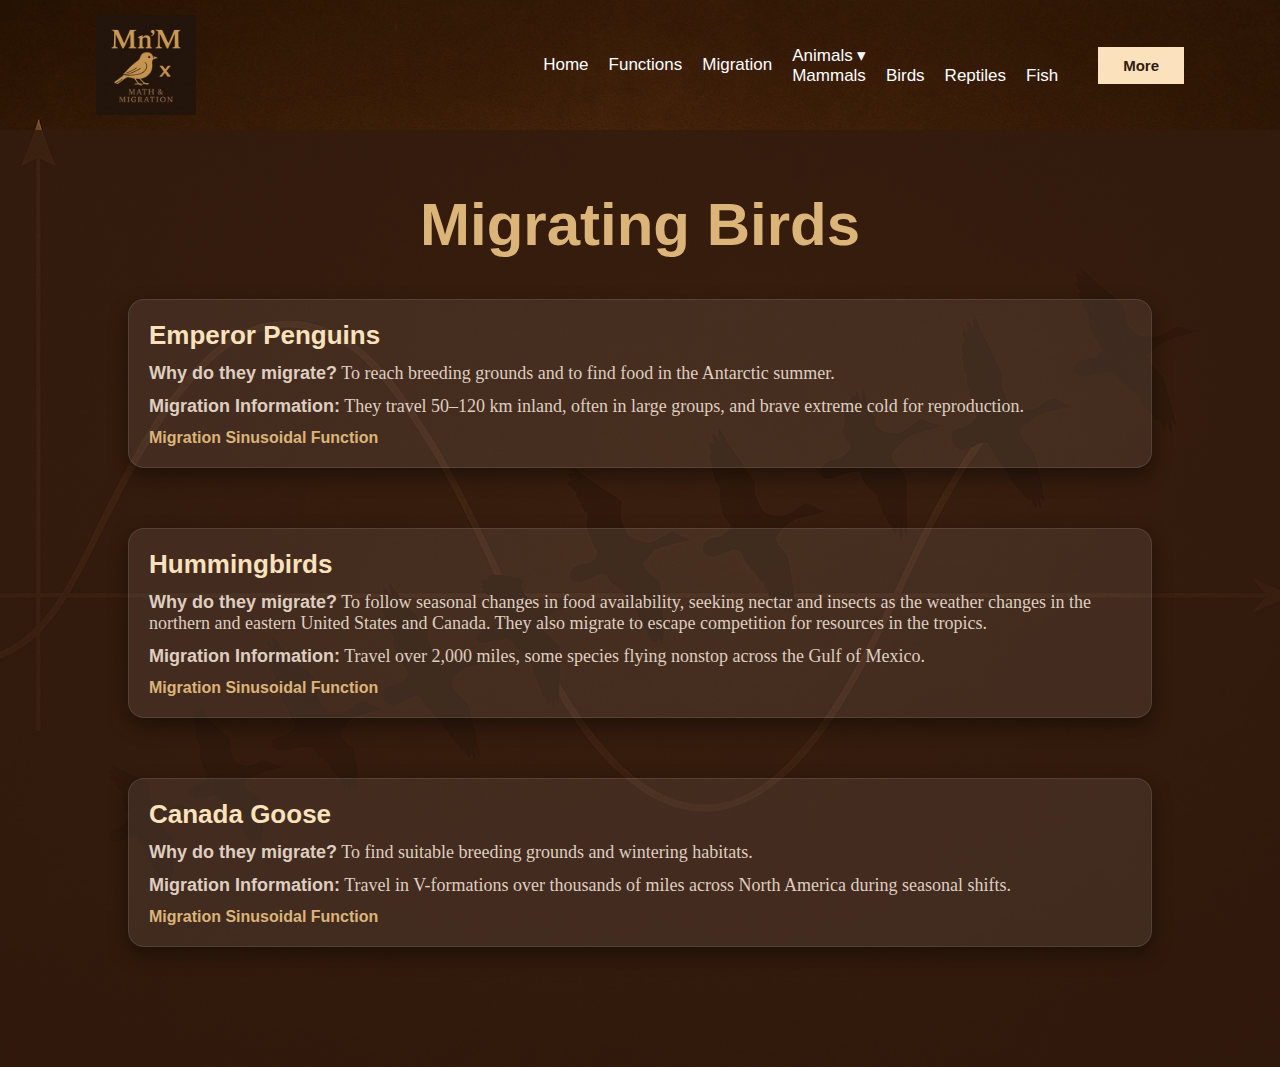
<file: birds.html>
<!DOCTYPE html>
<html lang="en">
<head>
  <meta charset="UTF-8" />
  <meta name="viewport" content="width=device-width, initial-scale=1.0"/>
  <title>Mammal Migration | Math n' Migration</title>
  <link rel="stylesheet" href="style.css" />
  <style>
    body {
      background: url('./images/ChatGPT Image Apr 9, 2025, 06_01_32 PM.png') no-repeat center center;
      background-size: cover;
      font-family: 'Poppins', sans-serif;
      color: #fce2bc;
    }

    .container {
      padding: 60px 10%;
      background-color: rgba(50, 27, 14, 0.85);
      min-height: 100vh;
    }

    h1, h2 {
      text-align: center;
      margin-bottom: 40px;
      color: #dbb479;
    }

    .animal-section {
      margin-bottom: 60px;
      padding: 20px;
      background-color: rgba(255, 255, 255, 0.08);
      border-radius: 16px;
      border: 1px solid rgba(255, 255, 255, 0.1);
      box-shadow: 0 8px 20px rgba(0, 0, 0, 0.4);
    }

    .animal-section h3 {
      font-size: 26px;
      color: #fce2bc;
    }

    .animal-section p {
      font-size: 18px;
      color: #dfcec0;
      margin: 12px 0;
    }

    .animal-section img {
      width: 100%;
      max-width: 600px;
      border-radius: 10px;
      margin-top: 20px;
      box-shadow: 0 4px 10px rgba(0,0,0,0.4);
    }

    .popup-link {
      color: #dbb479;
      text-decoration: none;
      font-weight: bold;
      cursor: pointer;
    }

    /* Modal styling */
    .modal {
      display: none;
      position: fixed;
      z-index: 1;
      left: 0;
      top: 0;
      width: 100%;
      height: 100%;
      overflow: auto;
      background-color: rgb(0,0,0);
      background-color: rgba(0,0,0,0.4);
      padding-top: 60px;
    }

    .modal-content {
      background-color: #fce2bc;
      margin: 5% auto;
      padding: 20px;
      border: 4px solid #000000;
      width: 80%;
      max-width: 700px;
      border-radius: 12px;
      box-shadow: 0 4px 10px rgba(0, 0, 0, 0.3);
      color:#333;
      text-align: center;
    }

    .close {
      color: #aaa;
      float: right;
      font-size: 28px;
      font-weight: bold;
    }

    .close:hover,
    .close:focus {
      color: black;
      text-decoration: none;
      cursor: pointer;
    }

    /* Styling for sinusoidal graph and explanation */
    .graph-container {
      margin-top: 20px;
      text-align: center;
    }

    .graph-container img {
      max-width: 100%;
      height: auto;
    }

    .graph-explanation {
      margin-top: 20px;
      color: #333;
      font-size: 16px;
    }

  </style>
</head>
<body>
  <nav>
    <img src="./images/lgo.png" alt="Logo" class="logo">
    <ul>
      <li><a href="index.html">Home</a></li>
      <li><a href="sfunctions.html">Functions</a></li>
      <li><a href="migrations.html">Migration</a></li>
      <li class="dropdown">
        <a href="#">Animals ▾</a>
        <ul class="dropdown-content">
          <li><a href="mammals.html">Mammals</a></li>
          <li><a href="birds.html">Birds</a></li>
          <li><a href="reptiles.html">Reptiles</a></li>
          <li><a href="fish.html">Fish</a></li>
        </ul>
      </li>
      <button>More</button>
    </ul>
  </nav> 

  <div class="container">
    <h1>Migrating Birds</h1>

    <div class="animal-section">
      <h3>Emperor Penguins</h3>
      <p><strong>Why do they migrate?</strong> To reach breeding grounds and to find food in the Antarctic summer.</p>
      <p><strong>Migration Information:</strong> They travel 50–120 km inland, often in large groups, and brave extreme cold for reproduction.</p>
      <a class="popup-link" href="#" onclick="openModal('penguinModal')">Migration Sinusoidal Function</a>
    </div>

    <div class="animal-section">
      <h3>Hummingbirds</h3>
      <p><strong>Why do they migrate?</strong> To follow seasonal changes in food availability, seeking nectar and insects as the weather changes in the northern and eastern United States and Canada. They also migrate to escape competition for resources in the tropics.</p>
      <p><strong>Migration Information:</strong> Travel over 2,000 miles, some species flying nonstop across the Gulf of Mexico.</p>
      <a class="popup-link" href="#" onclick="openModal('hummingbirdsModal')">Migration Sinusoidal Function</a>
    </div>

    <div class="animal-section">
      <h3>Canada Goose</h3>
      <p><strong>Why do they migrate?</strong> To find suitable breeding grounds and wintering habitats.</p>
      <p><strong>Migration Information:</strong> Travel in V-formations over thousands of miles across North America during seasonal shifts.</p>
      <a class="popup-link" href="#" onclick="openModal('gooseModal')">Migration Sinusoidal Function</a>
    </div>

    <div id="penguinModal" class="modal">
      <div class="modal-content">
        <span class="close" onclick="closeModal('penguinModal')">&times;</span>
        <h4>Sinusoidal Migration of Emperor Penguins</h4>
        <div class="graph-container">
          <img src="./images/ChatGPT Image Apr 18, 2025, 10_09_10 PM.png" alt="Humpback Whale Migration Graph" class="side-by-side">
          <img src="./images/sinusoidal_migration_path_longitude.png" alt="Humpback Whale Migration Graph" class="side-by-side">
        </div>
        <p class="graph-explanation">
          The sinusoidal models tracks the latitudinal and longitudinal migration of Emperor Penguins throughout the year.  
          <br><br>
          <strong>Latitude Function:</strong> <code>5cos(((π/6)x)-2) + 70</code><br></n>
          <strong>Longitude Function:</strong> <code>Varies from colony to colony, but the migration is mainly latitudinal</code>
          <br><br>
          Emperor penguins tend to migrate latitudinally, starting in areas like Cape Crozier. During March, they feed at sea, accumulating fat reserves to sustain them during the long winter months when they won't be able to hunt. Then, they start their migration walking to colonies where they will breed.
        </p>
      </div>
    </div>
    
    <style>
      .modal-content {
        width: 80%; /* Allows the modal to have a decent width */
        margin: auto; /* Centers the modal */
        padding: 20px; /* Adds padding around content */
        max-width: 900px; /* Prevents the modal from being too large */
        box-sizing: border-box;
      }
    
      .graph-container {
        display: flex;
        justify-content: space-between;
        flex-wrap: wrap;
        gap: 20px; /* Adjusts spacing between images */
        margin-bottom: 20px; /* Adds spacing below images */
      }
    
      .side-by-side {
        width: 48%; /* Adjusts the width to leave some space between images */
        max-width: 400px; /* Prevents the images from becoming too large */
        height: auto; /* Keeps the aspect ratio intact */
      }
    
      .graph-explanation {
        font-size: 16px; /* Ensures readability of the text */
        line-height: 1.5;
        white-space: normal; /* Ensures text wraps properly */
        overflow-wrap: break-word; /* Prevents overflow */
      }
    </style>
       
    <div id="hummingbirdsModal" class="modal">
      <div class="modal-content">
        <span class="close" onclick="closeModal('hummingbirdsModal')">&times;</span>
        <h4>Sinusoidal Migration of Hummingbirds</h4>
        <div class="graph-container">
          <img src="./images/latitude_graph_brown_gold.png" alt="Humminbirds Latitude Graph" class="side-by-side">
          <img src="./images/longitude_graph_brown_gold.png" alt="Humminbirds Longitude Graph" class="side-by-side">
        </div>
        <p class="graph-explanation">
          The sinusoidal models track the latitudinal and longitudinal migration of Ruby-throated hummingbirds throughout the year.  
          <br><br>
          <strong>Latitude Function:</strong> <code>15.5cos(((π/6)x)-2) +29.5</code><br>
          <strong>Longitude Function:</strong> <code>Almost No Change</code>
          <br><br>
          Hummingbirds start their cycle around March, relying heavily on nectar and insects, which are commonly found in the warmer climates of Mexico and Central America during the winter months. As the seasons change, these birds migrate northward to the Eastern USA and Canada for more food and resources.
        </p>
      </div>

      <style>
        .modal-content {
          width: 80%;
          margin: auto;
          padding: 20px;
          max-width: 900px;
          box-sizing: border-box;
        }
        .graph-container {
          display: flex;
          justify-content: space-between;
          flex-wrap: wrap;
          gap: 20px;
          margin-bottom: 20px;
        }
        .side-by-side {
          width: 48%;
          max-width: 400px;
          height: auto;
        }
        .graph-explanation {
          font-size: 16px;
          line-height: 1.5;
          white-space: normal;
          overflow-wrap: break-word;
        }
      </style>
    </div>

    
    <div id="gooseModal" class="modal">
      <div class="modal-content">
        <span class="close" onclick="closeModal('gooseModal')">&times;</span>
        <h4>Sinusoidal Migration of Canada Geese</h4>
        <div class="graph-container">
          <img src="./images/canagageeselat.png" alt="Canada Geese Latitude Graph" class="side-by-side">
          <img src="./images/canadageeselong.png" alt="Canada Geese Longitude Graph" class="side-by-side">
        </div>
        <p class="graph-explanation">
          The sinusoidal models track the latitudinal and longitudinal migration of the Canada Geese throughout the year.  
          <br><br>
          <strong>Latitude Function:</strong> <code>-12.5cos((π/6)x) + 42.5</code><br>
          <strong>Longitude Function:</strong> <code>-2.5cos((π/6)x) + 87.5</code>
          <br><br>
          Canada Geese start the year in the Southern USA to escape the frigid climate of the north and to find resources. Once it starts to warm up during the summer, the geese migrate to the Northern USA and Canada as the food returns and the climate is better. This is also the start of the breeding season.
        </p>
      </div>

      <style>
        .modal-content {
          width: 80%;
          margin: auto;
          padding: 20px;
          max-width: 900px;
          box-sizing: border-box;
        }
        .graph-container {
          display: flex;
          justify-content: space-between;
          flex-wrap: wrap;
          gap: 20px;
          margin-bottom: 20px;
        }
        .side-by-side {
          width: 48%;
          max-width: 400px;
          height: auto;
        }
        .graph-explanation {
          font-size: 16px;
          line-height: 1.5;
          white-space: normal;
          overflow-wrap: break-word;
        }
      </style>
    </div>

  </div> <!-- End of .container -->

  <script>
    function openModal(modalId) {
      document.getElementById(modalId).style.display = "block";
    }

    function closeModal(modalId) {
      document.getElementById(modalId).style.display = "none";
    }
  </script>
  <script>
    function openModal(modalId) {
      const modal = document.getElementById(modalId);
      if (modal) {
        modal.style.display = "block";
      }
    }
  
    function closeModal(modalId) {
      const modal = document.getElementById(modalId);
      if (modal) {
        modal.style.display = "none";
      }
    }
  
    // Optional: Close modal when clicking outside of it
    window.onclick = function(event) {
      const modals = document.getElementsByClassName("modal");
      for (let i = 0; i < modals.length; i++) {
        if (event.target === modals[i]) {
          modals[i].style.display = "none";
        }
      }
    }
  
    // Optional: Close modal with ESC key
    window.addEventListener("keydown", function(event) {
      if (event.key === "Escape") {
        const modals = document.getElementsByClassName("modal");
        for (let i = 0; i < modals.length; i++) {
          modals[i].style.display = "none";
        }
      }
    });
  </script>
  
</body>
</html>
</file>
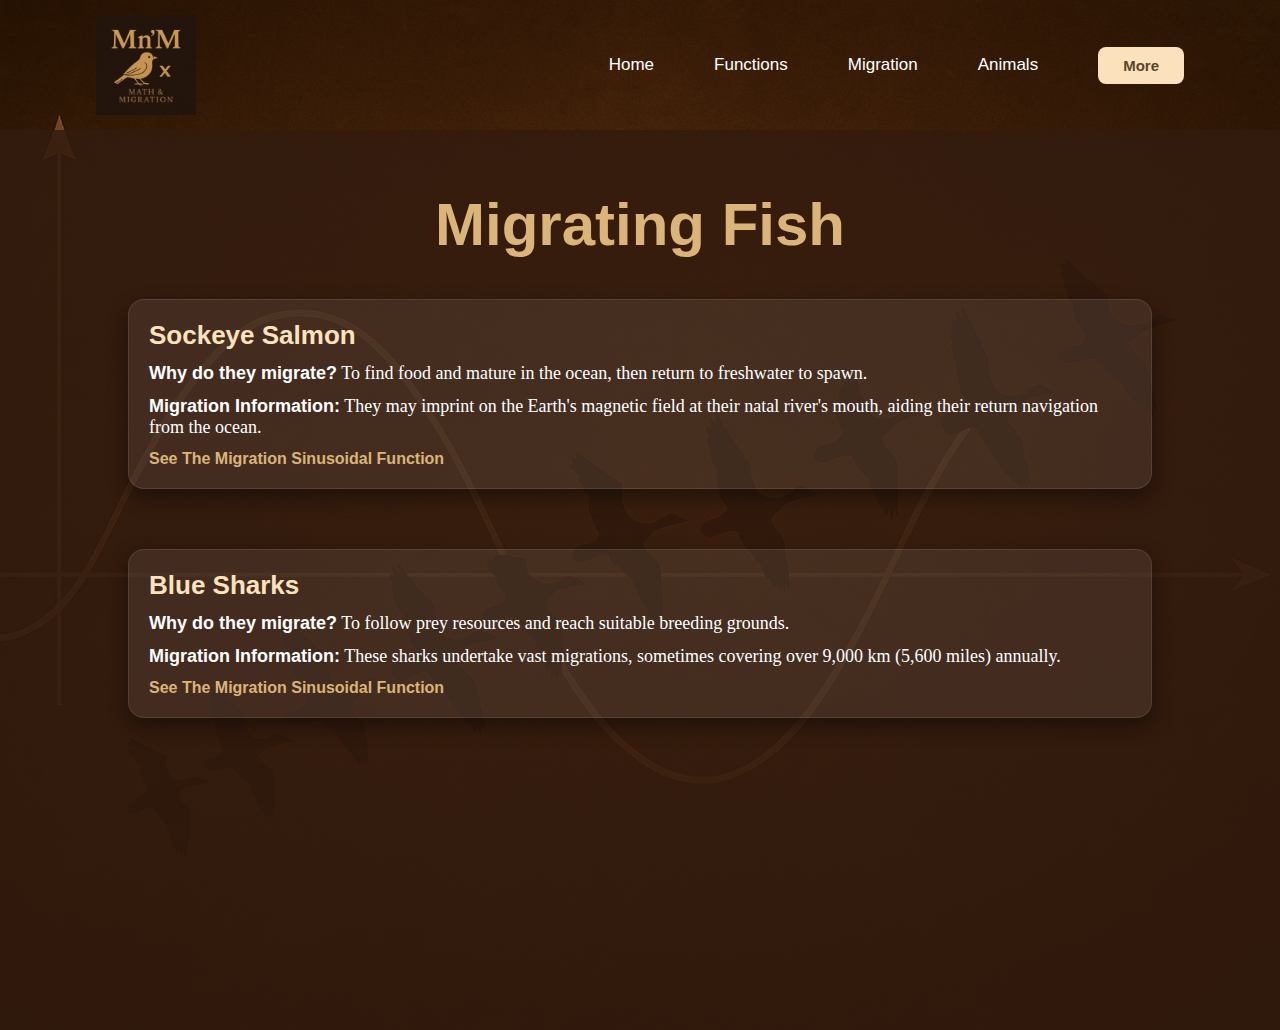
<file: fish.html>
<!DOCTYPE html>
<html lang="en">
<head>
  <meta charset="UTF-8" />
  <meta name="viewport" content="width=device-width, initial-scale=1.0"/>
  <title>Fish Migration | Math n' Migration</title>
  <link rel="stylesheet" href="style.css" />
  <link rel="stylesheet" href="https://cdnjs.cloudflare.com/ajax/libs/font-awesome/6.4.0/css/all.min.css">

  <style>
    body {
      background: url('./images/ChatGPT Image Apr 9, 2025, 06_01_32 PM.png') no-repeat center center;
      background-size: cover;
      font-family: 'Poppins', sans-serif;
      color: #fce2bc;
    }

    .container {
      padding: 60px 10%;
      background-color: rgba(50, 27, 14, 0.85);
      min-height: 100vh;
    }

    h1, h2 {
      text-align: center;
      margin-bottom: 40px;
      color: #dbb479;
    }

    .animal-section {
      margin-bottom: 60px;
      padding: 20px;
      background-color: rgba(255, 255, 255, 0.08);
      border-radius: 16px;
      border: 1px solid rgba(255, 255, 255, 0.1);
      box-shadow: 0 8px 20px rgba(0, 0, 0, 0.4);
    }

    .animal-section h3 {
      font-size: 26px;
      color: #fce2bc;
    }

    .animal-section p {
      font-size: 18px;
      color: #fff;
      margin: 12px 0;
    }

    .animal-section img {
      width: 100%;
      max-width: 600px;
      border-radius: 10px;
      margin-top: 20px;
      box-shadow: 0 4px 10px rgba(0,0,0,0.4);
    }

    nav {
      display: flex;
      align-items: center;
      justify-content: space-between;
      width: 85%;
      margin: auto;
      padding: 15px 0;
    }

    nav ul {
      display: flex;
      align-items: center;
    }

    nav ul li {
      margin: 0 20px;
      position: relative;
    }

    nav ul li a {
      color: #fff;
      font-size: 17px;
      transition: 0.1s;
      cursor: pointer;
    }

    nav ul li a:hover {
      border-bottom: 2px solid #dbb479;
    }

    .popup-link {
      color: #dbb479;
      text-decoration: none;
      font-weight: bold;
      cursor: pointer;
    }

    .dropdown-content {
  display: none;
  position: absolute;
  background-color: rgba(50, 27, 14, 0.95);
  min-width: 160px;
  z-index: 1;
  border: 1px solid #dbb479;
  border-radius: 8px;
  padding: 0;
}

.dropdown-content li {
  display: block;
  padding: 10px;
}

.dropdown-content li a {
  color: #fce2bc;
  text-decoration: none;
  display: block;
}

.dropdown-content li a:hover {
  background-color: #dbb479;
  color: #321b0e;
}

.dropdown:hover .dropdown-content {
  display: block;
}

    button a {
      color: #594528;
      text-decoration: none;
      font-weight: bold;
    }

    button a:hover {
      color: #dbb479;
    }

    button {
      background-color: transparent;
      border: 2px solid #dbb479;
      padding: 8px 16px;
      border-radius: 8px;
      cursor: pointer;
    }

    /* --- Modal Styling --- */
    .modal {
      display: none;
      position: fixed;
      z-index: 1000;
      left: 0;
      top: 0;
      width: 100%;
      height: 100%;
      overflow: auto;
      background-color: rgba(0, 0, 0, 0.6);
    }

    .modal-content {
      background-color: #321b0e;
      margin: 10% auto;
      padding: 20px;
      border-radius: 12px;
      width: 80%;
      max-width: 900px;
      color: #fce2bc;
      box-shadow: 0 4px 20px rgba(0,0,0,0.5);
      animation: fadeIn 0.4s ease-in-out;
      text-align: center;
    }

    @keyframes fadeIn {
      from { opacity: 0; transform: translateY(-10px); }
      to { opacity: 1; transform: translateY(0); }
    }

    .close {
      color: #dbb479;
      float: right;
      font-size: 28px;
      font-weight: bold;
      cursor: pointer;
    }

    .close:hover {
      color: #fff;
    }

    .graph-container {
      display: flex;
      justify-content: space-between;
      flex-wrap: wrap;
      gap: 20px;
      margin-bottom: 20px;
    }

    .side-by-side {
      width: 48%;
      max-width: 400px;
      height: auto;
    }

    .graph-explanation {
      font-size: 16px;
      line-height: 1.5;
      white-space: normal;
      overflow-wrap: break-word;
    }
  </style>
</head>
<body>

  <nav>
    <img src="./images/lgo.png" alt="Logo" class="logo">
    <ul>
      <li><a href="index.html">Home</a></li>
      <li><a href="sfunctions.html">Functions</a></li>
      <li><a href="migrations.html">Migration</a></li>
      <li class="dropdown">
        <a href="#">Animals</a>
        <ul class="dropdown-content">
          <li><a href="mammals.html"><i class="fa fa-paw"></i> Mammals</a></li>
          <li><a href="reptiles.html"><i class="fa fa-leaf"></i> Reptiles</a></li>
          <li><a href="birds.html"><i class="fa fa-feather"></i> Birds</a></li>
          <li><a href="fish.html"><i class="fa fa-fish"></i> Fish</a></li>
        </ul>
      </li>
      <button><a href="more.html">More</a></button>
    </ul>
  </nav>

  <div class="container">
    <h1>Migrating Fish</h1>

    <div class="animal-section">
      <h3>Sockeye Salmon</h3>
      <p><strong>Why do they migrate?</strong> To find food and mature in the ocean, then return to freshwater to spawn.</p>
      <p><strong>Migration Information:</strong> They may imprint on the Earth's magnetic field at their natal river's mouth, aiding their return navigation from the ocean.</p>
      <a class="popup-link" href="#" onclick="openModal('sockeyeModal')">See The Migration Sinusoidal Function</a>
    </div>

    <div class="animal-section">
      <h3>Blue Sharks</h3>
      <p><strong>Why do they migrate?</strong> To follow prey resources and reach suitable breeding grounds.</p>
      <p><strong>Migration Information:</strong> These sharks undertake vast migrations, sometimes covering over 9,000 km (5,600 miles) annually.</p>
      <a class="popup-link" href="#" onclick="openModal('sharkModal')">See The Migration Sinusoidal Function</a>
    </div>

    <!-- Sockeye Modal -->
    <div id="sockeyeModal" class="modal">
      <div class="modal-content">
        <span class="close" onclick="closeModal('sockeyeModal')">&times;</span>
        <h4>Sinusoidal Migration of Sockeye Salmon</h4>
        <div class="graph-container">
          <img src="./images/sockeyelat.png" alt="Sockeye Salmon Latitude Migration Graph" class="side-by-side">
          <img src="./images/sockeyelon.png" alt="Sockeye Salmon Longitude Migration Graph" class="side-by-side">
        </div>
        <p class="graph-explanation">
          <strong>Latitude Function:</strong> <code>cos((π/6)x) + 49</code><br>
          <strong>Longitude Function:</strong> <code>-12cos((π/6)x) + 133</code><br><br>
          Sockeye salmon start the year in their freshwater streams, which are generally located in the Pacific Northwest. Here, babies will grow and feed to begin to migrate downstream. Around summer, the fish will finally arrive in the ocean (around the gulf of Alaska), and here they will grow rapidly. Lastly, they will return to their breedings grounds at the end of the year to produce offspring of their own.
        </p>
      </div>
    </div>

    <!-- Shark Modal -->
    <div id="sharkModal" class="modal">
      <div class="modal-content">
        <span class="close" onclick="closeModal('sharkModal')">&times;</span>
        <h4>Sinusoidal Migration of Blue Sharks</h4>
        <div class="graph-container">
          <img src="./images/sharklat.png" alt="Blue Shark Latitude Graph" class="side-by-side">
          <img src="./images/shrklon.png" alt="Blue Shark Longitude Graph" class="side-by-side">
        </div>
        <p class="graph-explanation">
          <strong>Latitude Function:</strong> <code>-9cos((π/3)x) + 46</code><br>
          <strong>Longitude Function:</strong> <code>-11.5cos((π/3)x) + 133.5</code><br><br>
          Blue sharks start the year off in warmer areas due to the nice climate and accessibility to resources. As summer rolls around however, they migrate to cooler areas such as New England. Here, the mating season begins. After mating season is over, the sharks will return to the warmer climates in areas like the Canary Islands by the end of the year, just in time for pups to be born.
        </p>
      </div>
    </div>

  </div> <!-- End of .container -->

  <script>
    function openModal(modalId) {
      const modal = document.getElementById(modalId);
      if (modal) {
        modal.style.display = "block";
      }
    }

    function closeModal(modalId) {
      const modal = document.getElementById(modalId);
      if (modal) {
        modal.style.display = "none";
      }
    }

    // Close modals when clicking outside them
    window.onclick = function(event) {
      document.querySelectorAll('.modal').forEach(modal => {
        if (event.target === modal) {
          modal.style.display = "none";
        }
      });
    }
  </script>

</body>
</html>
</file>
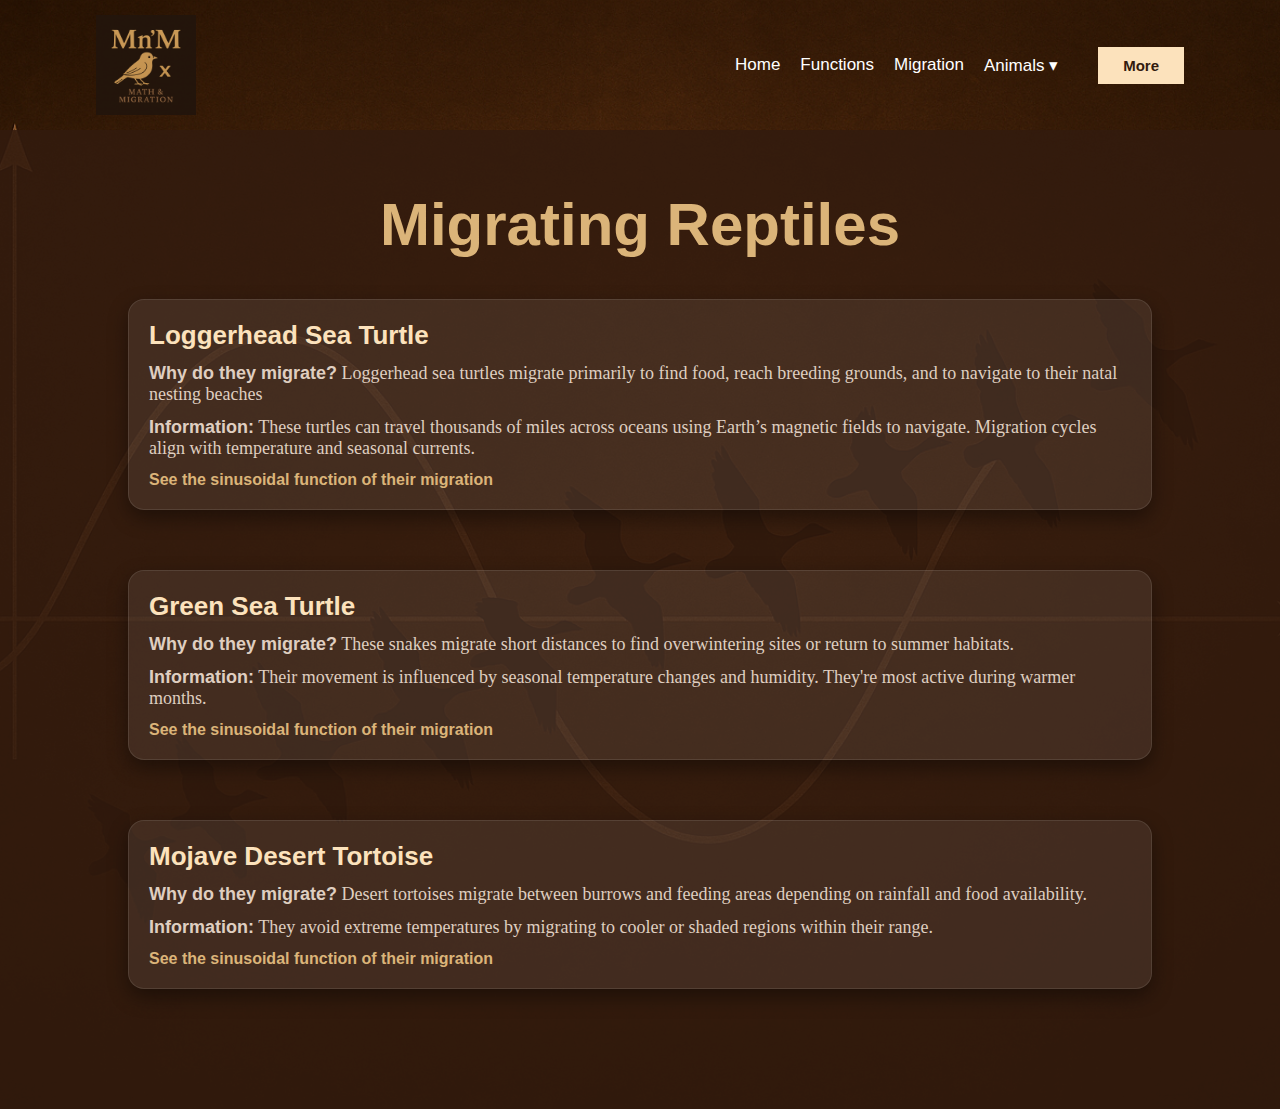
<file: reptiles.html>
<!DOCTYPE html>
<html lang="en">
<head>
  <meta charset="UTF-8" />
  <meta name="viewport" content="width=device-width, initial-scale=1.0"/>
  <title>Mammal Migration | Math n' Migration</title>
  <link rel="stylesheet" href="style.css" />
  <style>
    body {
      background: url('./images/ChatGPT Image Apr 9, 2025, 06_01_32 PM.png') no-repeat center center;
      background-size: cover;
      font-family: 'Poppins', sans-serif;
      color: #fce2bc;
    }

    .container {
      padding: 60px 10%;
      background-color: rgba(50, 27, 14, 0.85);
      min-height: 100vh;
    }

    h1, h2 {
      text-align: center;
      margin-bottom: 40px;
      color: #dbb479;
    }

    .animal-section {
      margin-bottom: 60px;
      padding: 20px;
      background-color: rgba(255, 255, 255, 0.08);
      border-radius: 16px;
      border: 1px solid rgba(255, 255, 255, 0.1);
      box-shadow: 0 8px 20px rgba(0, 0, 0, 0.4);
    }

    .animal-section h3 {
      font-size: 26px;
      color: #fce2bc;
    }

    .animal-section p {
      font-size: 18px;
      color: #dfcec0;
      margin: 12px 0;
    }

    .animal-section img {
      width: 100%;
      max-width: 600px;
      border-radius: 10px;
      margin-top: 20px;
      box-shadow: 0 4px 10px rgba(0,0,0,0.4);
    }

    .popup-link {
      color: #dbb479;
      text-decoration: none;
      font-weight: bold;
      cursor: pointer;
    }


    nav ul {
  list-style-type: none;
  display: flex;
  align-items: center;
  gap: 20px;
}

nav li {
  position: relative;
}

.dropdown-content {
  display: none;
  position: absolute;
  background-color: rgba(50, 27, 14, 0.95);
  min-width: 160px;
  z-index: 1;
  border: 1px solid #dbb479;
  border-radius: 8px;
  padding: 0;
}

.dropdown-content li {
  display: block;
  padding: 10px;
}

.dropdown-content li a {
  color: #fce2bc;
  text-decoration: none;
  display: block;
}

.dropdown-content li a:hover {
  background-color: #dbb479;
  color: #321b0e;
}

.dropdown:hover .dropdown-content {
  display: block;
}

    /* Modal styling */
    .modal {
      display: none;
      position: fixed;
      z-index: 1;
      left: 0;
      top: 0;
      width: 100%;
      height: 100%;
      overflow: auto;
      background-color: rgb(0,0,0);
      background-color: rgba(0,0,0,0.4);
      padding-top: 60px;
    }

    .modal-content {
      background-color: #fce2bc;
      margin: 5% auto;
      padding: 20px;
      border: 4px solid #000000;
      width: 80%;
      max-width: 700px;
      border-radius: 12px;
      box-shadow: 0 4px 10px rgba(0, 0, 0, 0.3);
      color:#333;
      text-align: center;
    }

    .close {
      color: #aaa;
      float: right;
      font-size: 28px;
      font-weight: bold;
    }

    .close:hover,
    .close:focus {
      color: black;
      text-decoration: none;
      cursor: pointer;
    }

    /* Styling for sinusoidal graph and explanation */
    .graph-container {
      margin-top: 20px;
      text-align: center;
    }

    .graph-container img {
      max-width: 100%;
      height: auto;
    }

    .graph-explanation {
      margin-top: 20px;
      color: #333;
      font-size: 16px;
    }

  </style>
</head>
<body>
  <nav>
    <img src="./images/lgo.png" alt="Logo" class="logo">
    <ul>
      <li><a href="index.html">Home</a></li>
      <li><a href="sfunctions.html">Functions</a></li>
      <li><a href="migrations.html">Migration</a></li>
      <li class="dropdown">
        <a href="#">Animals ▾</a>
        <ul class="dropdown-content">
          <li><a href="mammals.html">Mammals</a></li>
          <li><a href="birds.html">Birds</a></li>
          <li><a href="reptiles.html">Reptiles</a></li>
          <li><a href="fish.html">Fish</a></li>
        </ul>
      </li>
      <button>More</button>
    </ul>
  </nav> 
      
  <div class="container">
    <h1>Migrating Reptiles</h1>

    <div class="animal-section">
      <h3>Loggerhead Sea Turtle</h3>
      <p><strong>Why do they migrate?</strong> Loggerhead sea turtles migrate primarily to find food, reach breeding grounds, and to navigate to their natal nesting beaches</p>
      <p><strong>Information:</strong> These turtles can travel thousands of miles across oceans using Earth’s magnetic fields to navigate. Migration cycles align with temperature and seasonal currents.</p>
      <a class="popup-link" href="#" onclick="openModal('logturtleModal')">See the sinusoidal function of their migration</a>
    </div>

    <div class="animal-section">
      <h3>Green Sea Turtle</h3>
      <p><strong>Why do they migrate?</strong> These snakes migrate short distances to find overwintering sites or return to summer habitats.</p>
      <p><strong>Information:</strong> Their movement is influenced by seasonal temperature changes and humidity. They're most active during warmer months.</p>
      <a class="popup-link" href="#" onclick="openModal('sturtleModal')">See the sinusoidal function of their migration</a>
    </div>

    <div class="animal-section">
      <h3>Mojave Desert Tortoise</h3>
      <p><strong>Why do they migrate?</strong> Desert tortoises migrate between burrows and feeding areas depending on rainfall and food availability.</p>
      <p><strong>Information:</strong> They avoid extreme temperatures by migrating to cooler or shaded regions within their range.</p>
      <a class="popup-link" href="#" onclick="openModal('tortoiseModal')">See the sinusoidal function of their migration</a>
    </div>

  <div id="logturtleModal" class="modal">
      <div class="modal-content">
        <span class="close" onclick="closeModal('logturtleModal')">&times;</span>
        <h4>Sinusoidal Migration of Atlantic Loggerhead Sea Turtles</h4>
        <div class="graph-container">
          <img src="./images/loglat.png" alt="Loggerhead Sea Turtle Migration Graph" class="side-by-side">
          <img src="./images/loglon.png" alt="Loggerhead Sea Turtle Migration Graph" class="side-by-side">
        </div>
        <p class="graph-explanation">
          The sinusoidal models tracks the latitudinal and longitudinal migration of Atlantic Loggerhead Sea Turtles throughout the year.  
          <br><br>
          <strong>Latitude Function:</strong> <code>-3cos((π/6)x) + 27</code><br></n>
          <strong>Longitude Function:</strong> <code>-7.5cos((π/6)x) - 72.5</code>
          <br><br>
          Atlantic loggerhead sea turtles start their year in warm climates like Mexico where they spend time feeding and preparing for migration. Then, when the temperature starts rising, they migrate further north to areas like Florida. Here, nesting season begins as these turtles lay their eggs. After the job is done, the turtles will return to their feeding grounds by the end of the year.
        </p>
      </div>
    </div>
    
    <style>
      .modal-content {
        width: 80%; /* Allows the modal to have a decent width */
        margin: auto; /* Centers the modal */
        padding: 20px; /* Adds padding around content */
        max-width: 900px; /* Prevents the modal from being too large */
        box-sizing: border-box;
      }
    
      .graph-container {
        display: flex;
        justify-content: space-between;
        flex-wrap: wrap;
        gap: 20px; /* Adjusts spacing between images */
        margin-bottom: 20px; /* Adds spacing below images */
      }
    
      .side-by-side {
        width: 48%; /* Adjusts the width to leave some space between images */
        max-width: 400px; /* Prevents the images from becoming too large */
        height: auto; /* Keeps the aspect ratio intact */
      }
    
      .graph-explanation {
        font-size: 16px; /* Ensures readability of the text */
        line-height: 1.5;
        white-space: normal; /* Ensures text wraps properly */
        overflow-wrap: break-word; /* Prevents overflow */
      }
    </style>

    <!-- Wildebeest Modal -->
    <div id="sturtleModal" class="modal">
      <div class="modal-content">
        <span class="close" onclick="closeModal('sturtleModal')">&times;</span>
        <h4>Sinusoidal Migration of Hummingbirds</h4>
        <div class="graph-container">
          <img src="./images/gsturtlelat.png" alt="Wildebeest Latitude Graph" class="side-by-side">
          <img src="./images/gsturtlelon.png" alt="Wildebeest Longitude Graph" class="side-by-side">
        </div>
        <p class="graph-explanation">
          The sinusoidal models track the latitudinal and longitudinal migration of the Green Sea Turtle throughout the year.  
          <br><br>
          <strong>Latitude Function:</strong> <code>-5cos((π/6)x) + 5</code><br>
          <strong>Longitude Function:</strong> <code>-3cos((π/6)x) + 89</code>
          <br><br>
          Contrary to Atlantic loggerheads, green sea turtles start the year in nesting season in areas like Playa Ostional in Costa Rica. Females lay eggs and bury them ashore, and once done, begin their migration back home. For them, home is the Galápagos feeding grounds during the summer, where their diet consists of seagrass and algae. At the end of the year, they will return once more to the nesting sites.
        </p>
      </div>

      <style>
        .modal-content {
          width: 80%;
          margin: auto;
          padding: 20px;
          max-width: 900px;
          box-sizing: border-box;
        }
        .graph-container {
          display: flex;
          justify-content: space-between;
          flex-wrap: wrap;
          gap: 20px;
          margin-bottom: 20px;
        }
        .side-by-side {
          width: 48%;
          max-width: 400px;
          height: auto;
        }
        .graph-explanation {
          font-size: 16px;
          line-height: 1.5;
          white-space: normal;
          overflow-wrap: break-word;
        }
      </style>
    </div>

    
    <div id="sealModal" class="modal">
      <div class="modal-content">
        <span class="close" onclick="closeModal('sealModal')">&times;</span>
        <h4>Sinusoidal Migration of Canada Geese</h4>
        <div class="graph-container">
          <img src="./images/elephantseallatititude.png" alt="Elephant Seal Latitude Graph" class="side-by-side">
          <img src="./images/elephantseallongitude.png" alt="Elephant Seal Longitude Graph" class="side-by-side">
        </div>
        <p class="graph-explanation">
          The sinusoidal models track the latitudinal and longitudinal migration of the Northern Elephant Seals throughout the year.  
          <br><br>
          <strong>Latitude Function:</strong> <code>-9cos((π/3)x) + 46</code><br>
          <strong>Longitude Function:</strong> <code>-11.5cos((π/3)x) + 133.5</code>
          <br><br>
          They begin their year near Piedras Blancas, California for breeding. Males then travel to the Gulf of Alaska to forage, then return to molt. They feed again in the fall and return in winter for the next breeding season.
        </p>
      </div>

      <style>
        .modal-content {
          width: 80%;
          margin: auto;
          padding: 20px;
          max-width: 900px;
          box-sizing: border-box;
        }
        .graph-container {
          display: flex;
          justify-content: space-between;
          flex-wrap: wrap;
          gap: 20px;
          margin-bottom: 20px;
        }
        .side-by-side {
          width: 48%;
          max-width: 400px;
          height: auto;
        }
        .graph-explanation {
          font-size: 16px;
          line-height: 1.5;
          white-space: normal;
          overflow-wrap: break-word;
        }
      </style>
    </div>

  </div> <!-- End of .container -->

  <script>
    function openModal(modalId) {
      document.getElementById(modalId).style.display = "block";
    }

    function closeModal(modalId) {
      document.getElementById(modalId).style.display = "none";
    }
  </script>
</body>
</html>
</file>
<file: style.css>
* {
    margin: 0;
    padding: 0;
    box-sizing: border-box;
    font-family: 'Poppins', sans-serif;
    text-decoration: none;
    list-style: none;
  }
  
  .main_container {
    min-height: 100vh;
    background: url(./images/ChatGPT\ Image\ Apr\ 9\,\ 2025\,\ 06_01_32\ PM.png);
    background-position: center;
    background-size: cover;
    background-repeat: no-repeat;
  }
  
  nav {
    display: flex;
    align-items: center;
    justify-content: space-between;
    width: 85%;
    margin: auto;
    padding: 15px 0;
  }
  
  .logo {
    width: 100px;
  }
  
  nav ul {
    display: flex;
    align-items: center;
    gap: 20px;
  }
  
  nav ul li {
    position: relative;
  }
  
  nav ul li a {
    color: #fff;
    font-size: 17px;
    transition: 0.1s;
    cursor: pointer;
  }
  
  nav ul li a:hover {
    border-bottom: 2px solid #dbb479;
  }
  
  nav button {
    padding: 10px 25px;
    font-size: 15px;
    border: none;
    background-color: #fce2bc;
    color: #321b0e;
    font-weight: 600;
    margin-left: 20px;
    cursor: pointer;
    transition: transform 0.2s ease;
  }
  
  nav button:hover {
    transform: scale(0.95);
  }
  
  /* Dropdown Menu Styling */
  .dropdown {
    position: relative;
  }
  
  .dropdown-menu {
    position: absolute;
    top: 100%;
    left: 0;
    background-color: rgba(50, 27, 14, 0.95);
    border-radius: 8px;
    padding: 10px 0;
    display: flex;
    flex-direction: column;
    min-width: 180px;
    z-index: 1000;
    box-shadow: 0 8px 20px rgba(0, 0, 0, 0.3);
    opacity: 0;
    transform: translateY(10px);
    pointer-events: none;
    transition: opacity 0.3s ease, transform 0.3s ease;
  }
  
  /* Keep menu open when hovering parent or menu */
  .dropdown:hover .dropdown-menu,
  .dropdown-menu:hover {
    opacity: 1;
    transform: translateY(0);
    pointer-events: auto;
  }
  
  .dropdown-menu li {
    padding: 8px 20px;
    display: flex;
    align-items: center;
  }
  
  .dropdown-menu li a {
    color: #fce2bc;
    font-size: 16px;
    display: flex;
    align-items: center;
    gap: 10px;
    text-decoration: none;
    width: 100%;
  }
  
  .dropdown-menu li a:hover {
    color: #fff;
    background-color: rgba(255, 255, 255, 0.1);
    border-left: 3px solid #dbb479;
    padding-left: 17px;
  }
  
  .dropdown-menu li i {
    width: 18px;
    height: 18px;
    color: #dbb479;
  }  
  
  .content {
    position: absolute;
    top: 30%;
    left: 90px;
  }
  
  h1 {
    color: #fce2bc;
    font-size: 60px;
    font-weight: 600;
  }
  
  h2 {
    color: #fce2bc;
    font-size: 30px;
    font-weight: 300;
    text-align: justify;
  }
  
  p {
    color: #dfcec0;
    font-size: 18px;
    font-family: cursive;
    margin-top: 10px;
  }
  
  .content button {
    padding: 10px 25px;
    border: 3px solid #fce2bc;
    background: transparent;
    font-size: 15px;
    font-weight: 600;
    outline: none;
    margin-top: 40px;
    color: #fce2bc;
    transition: 0.3s;
  }
  
  .content button:hover {
    scale: 1.1;
  }
</file>
